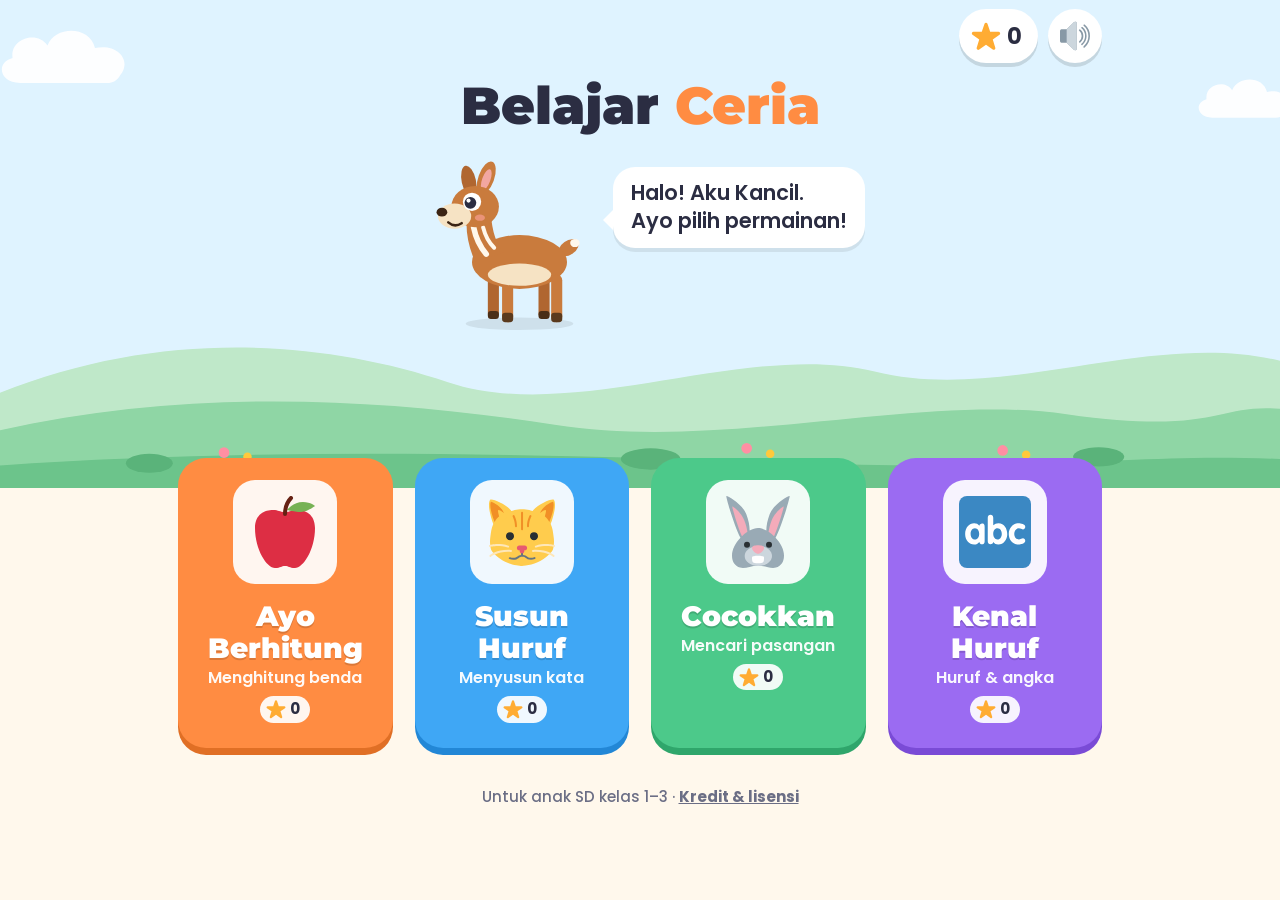
<file: index.html>
<!doctype html>
<html lang="id">
<head>
  <meta charset="utf-8">
  <meta name="viewport" content="width=device-width, initial-scale=1, viewport-fit=cover">
  <meta name="theme-color" content="#DFF3FF">
  <meta name="description" content="Materi belajar interaktif untuk anak SD kelas 1–3: berhitung, susun huruf, cocokkan gambar, serta kenal huruf dan angka.">
  <title>Belajar Ceria bersama Kancil</title>
  <link rel="icon" href="assets/images/kancil.svg" type="image/svg+xml">
  <link rel="stylesheet" href="css/style.css">
</head>
<body>
  <header class="hero">
    <img class="awan a1" src="assets/images/awan.svg" alt="">
    <img class="awan a2" src="assets/images/awan.svg" alt="">

    <div class="bar-atas beranda">
      <div class="wadah">
        <span style="flex:1"></span>
        <span class="pil-bintang" aria-label="Jumlah bintang">
          <img src="assets/icons/2b50.svg" alt=""><span data-bintang="total">0</span>
        </span>
        <button class="ikon-bulat" id="tombol-suara" type="button" aria-label="Matikan suara"></button>
      </div>
    </div>

    <div class="wadah hero-isi">
      <h1>Belajar <span>Ceria</span></h1>
      <div class="hero-kancil">
        <img class="maskot ayun" src="assets/images/kancil.svg" alt="Kancil, maskot Belajar Ceria">
        <button class="gelembung" type="button" data-ucap="Halo! Aku Kancil. Ayo pilih permainan dan belajar bersama!" style="border:none;cursor:pointer">
          Halo! Aku Kancil.<br>Ayo pilih permainan!
        </button>
      </div>
    </div>
  </header>

  <main class="wadah">
    <h2 class="sr-only">Pilih permainan</h2>
    <nav class="daftar-modul">
      <a class="kartu-modul berhitung" href="berhitung.html">
        <div class="gambar"><img src="assets/icons/1f34e.svg" alt=""></div>
        <div>
          <h2>Ayo Berhitung</h2>
          <p>Menghitung benda</p>
          <span class="bintang-kartu"><img src="assets/icons/2b50.svg" alt="Bintang"><span data-bintang="berhitung">0</span></span>
        </div>
      </a>
      <a class="kartu-modul huruf" href="susun-huruf.html">
        <div class="gambar"><img src="assets/icons/1f431.svg" alt=""></div>
        <div>
          <h2>Susun Huruf</h2>
          <p>Menyusun kata</p>
          <span class="bintang-kartu"><img src="assets/icons/2b50.svg" alt="Bintang"><span data-bintang="huruf">0</span></span>
        </div>
      </a>
      <a class="kartu-modul cocokkan" href="cocokkan.html">
        <div class="gambar"><img src="assets/icons/1f430.svg" alt=""></div>
        <div>
          <h2>Cocokkan</h2>
          <p>Mencari pasangan</p>
          <span class="bintang-kartu"><img src="assets/icons/2b50.svg" alt="Bintang"><span data-bintang="cocokkan">0</span></span>
        </div>
      </a>
      <a class="kartu-modul kenal" href="kenal-huruf.html">
        <div class="gambar"><img src="assets/icons/1f524.svg" alt=""></div>
        <div>
          <h2>Kenal Huruf</h2>
          <p>Huruf &amp; angka</p>
          <span class="bintang-kartu"><img src="assets/icons/2b50.svg" alt="Bintang"><span data-bintang="kenal">0</span></span>
        </div>
      </a>
    </nav>
  </main>

  <footer class="kaki">
    Untuk anak SD kelas 1–3 · <a href="kredit.html">Kredit &amp; lisensi</a>
  </footer>

  <script src="js/data.js"></script>
  <script src="js/common.js"></script>
</body>
</html>
</file>
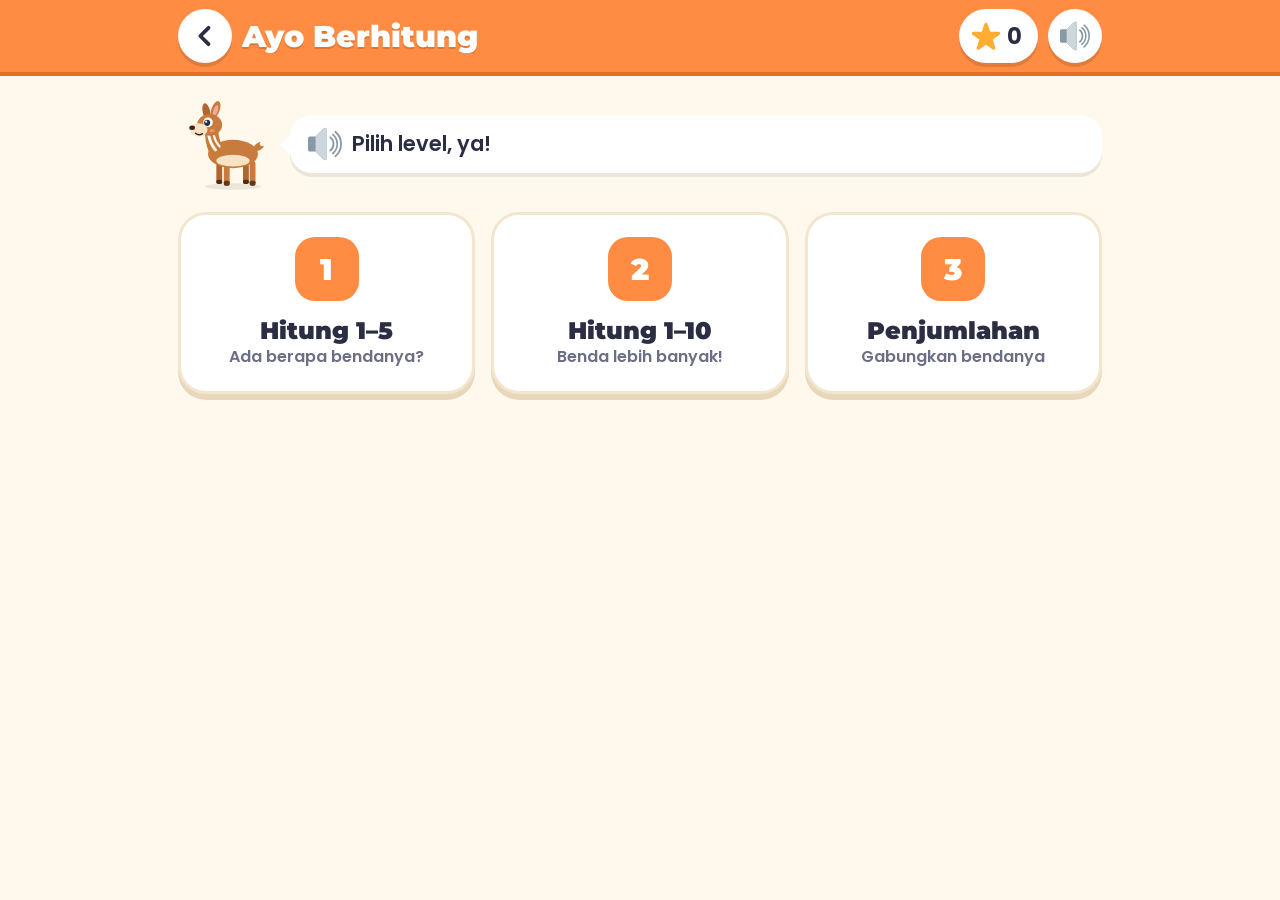
<file: berhitung.html>
<!doctype html>
<html lang="id">
<head>
  <meta charset="utf-8">
  <meta name="viewport" content="width=device-width, initial-scale=1, viewport-fit=cover">
  <meta name="theme-color" content="#FF8C42">
  <title>Ayo Berhitung · Belajar Ceria</title>
  <link rel="icon" href="assets/images/kancil.svg" type="image/svg+xml">
  <link rel="stylesheet" href="css/style.css">
</head>
<body class="modul-berhitung">
  <header class="bar-atas">
    <div class="wadah">
      <a class="ikon-bulat" href="index.html" aria-label="Kembali ke beranda">
        <svg viewBox="0 0 24 24" aria-hidden="true"><path d="M15 5l-7 7 7 7" stroke="#2B2D42" stroke-width="3.2" fill="none" stroke-linecap="round" stroke-linejoin="round"/></svg>
      </a>
      <h1>Ayo Berhitung</h1>
      <span class="pil-bintang" aria-label="Bintang modul ini">
        <img src="assets/icons/2b50.svg" alt=""><span data-bintang="berhitung">0</span>
      </span>
      <button class="ikon-bulat" id="tombol-suara" type="button" aria-label="Matikan suara"></button>
    </div>
  </header>

  <main class="wadah panggung" id="app">
    <noscript><p class="papan">Aktifkan JavaScript di browser untuk memainkan permainan ini.</p></noscript>
  </main>

  <script src="js/data.js"></script>
  <script src="js/common.js"></script>
  <script src="js/berhitung.js"></script>
</body>
</html>
</file>
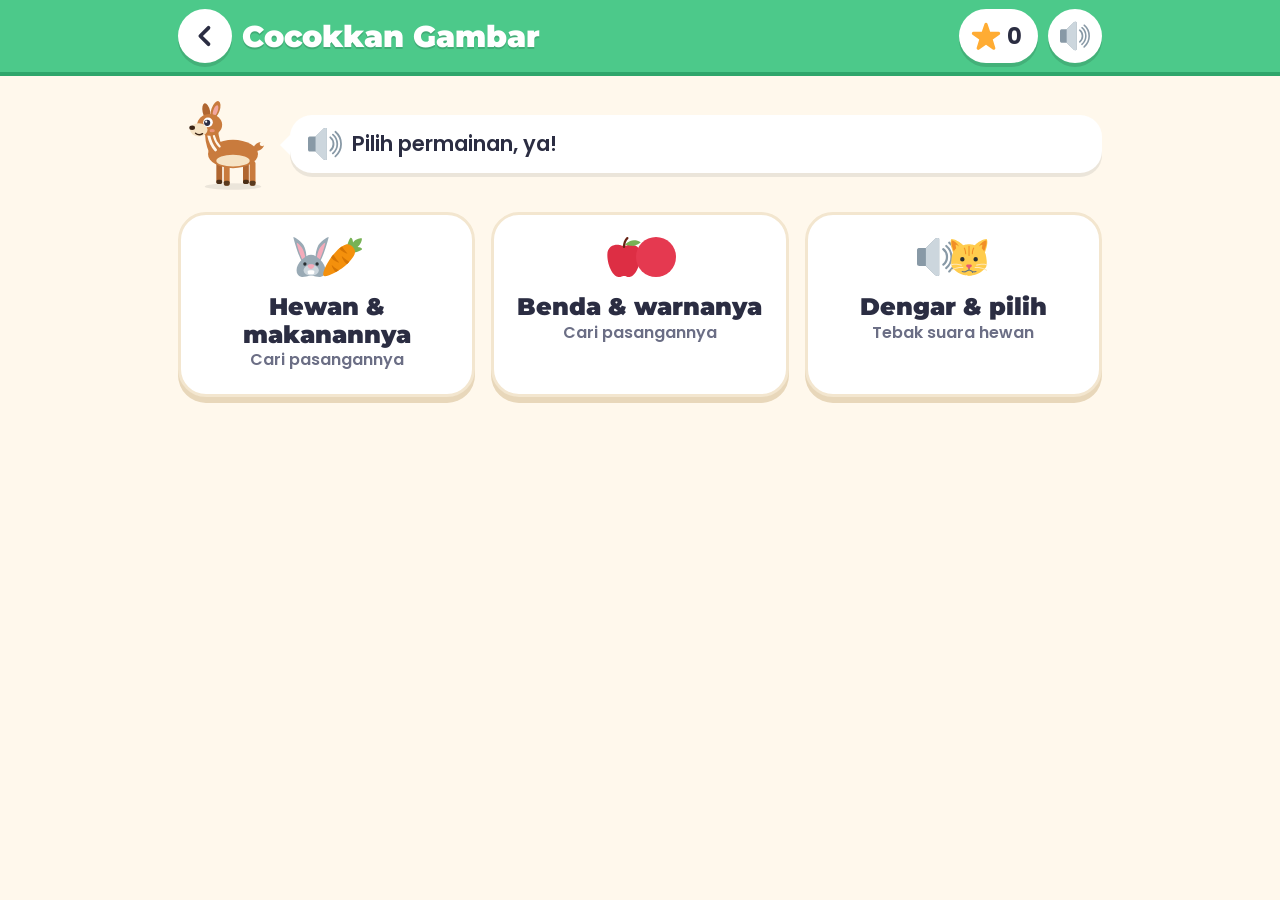
<file: cocokkan.html>
<!doctype html>
<html lang="id">
<head>
  <meta charset="utf-8">
  <meta name="viewport" content="width=device-width, initial-scale=1, viewport-fit=cover">
  <meta name="theme-color" content="#4CC98A">
  <title>Cocokkan Gambar · Belajar Ceria</title>
  <link rel="icon" href="assets/images/kancil.svg" type="image/svg+xml">
  <link rel="stylesheet" href="css/style.css">
</head>
<body class="modul-cocokkan">
  <header class="bar-atas">
    <div class="wadah">
      <a class="ikon-bulat" href="index.html" aria-label="Kembali ke beranda">
        <svg viewBox="0 0 24 24" aria-hidden="true"><path d="M15 5l-7 7 7 7" stroke="#2B2D42" stroke-width="3.2" fill="none" stroke-linecap="round" stroke-linejoin="round"/></svg>
      </a>
      <h1>Cocokkan Gambar</h1>
      <span class="pil-bintang" aria-label="Bintang modul ini">
        <img src="assets/icons/2b50.svg" alt=""><span data-bintang="cocokkan">0</span>
      </span>
      <button class="ikon-bulat" id="tombol-suara" type="button" aria-label="Matikan suara"></button>
    </div>
  </header>

  <main class="wadah panggung" id="app">
    <noscript><p class="papan">Aktifkan JavaScript di browser untuk memainkan permainan ini.</p></noscript>
  </main>

  <script src="js/data.js"></script>
  <script src="js/common.js"></script>
  <script src="js/cocokkan.js"></script>
</body>
</html>
</file>
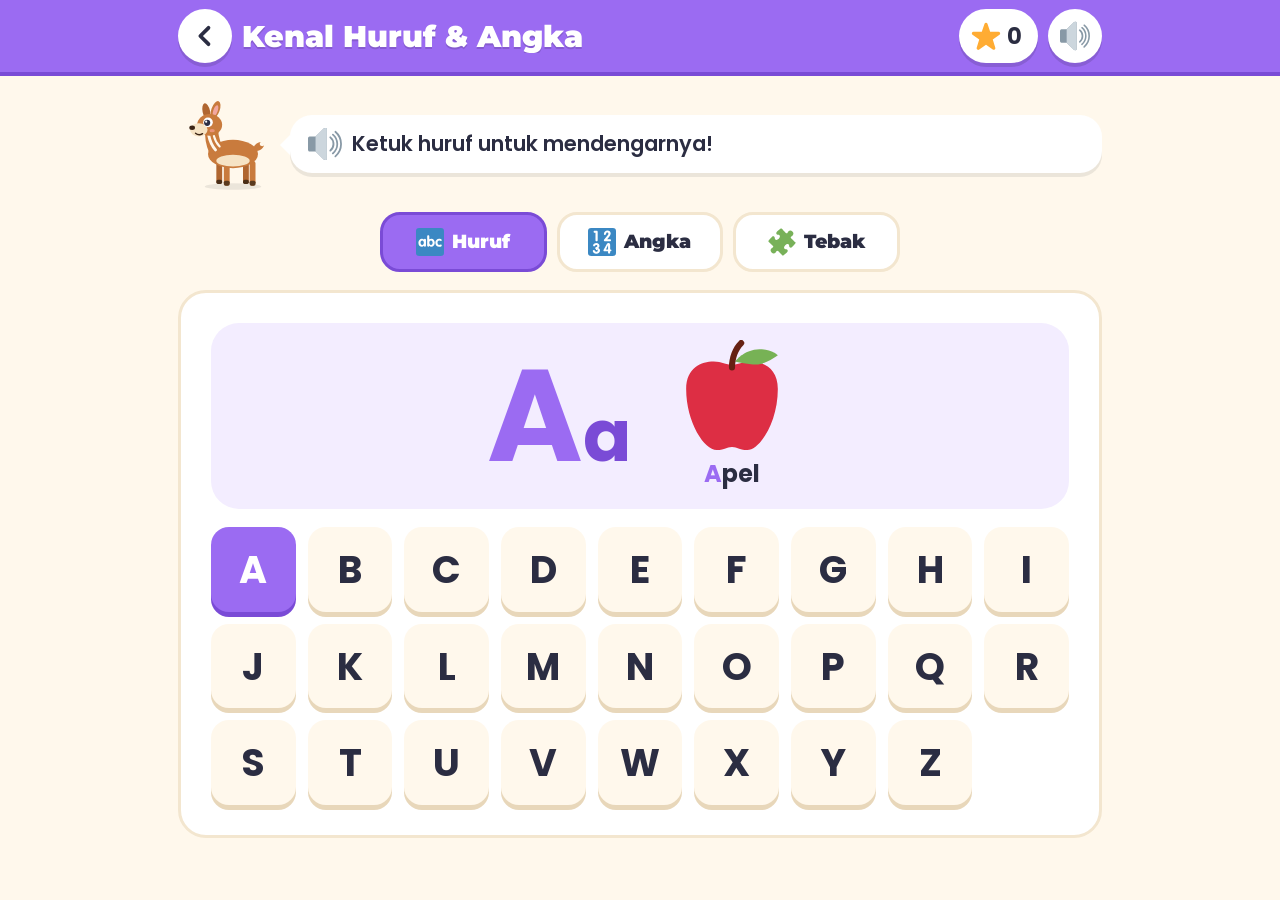
<file: kenal-huruf.html>
<!doctype html>
<html lang="id">
<head>
  <meta charset="utf-8">
  <meta name="viewport" content="width=device-width, initial-scale=1, viewport-fit=cover">
  <meta name="theme-color" content="#9B6BF2">
  <title>Kenal Huruf &amp; Angka · Belajar Ceria</title>
  <link rel="icon" href="assets/images/kancil.svg" type="image/svg+xml">
  <link rel="stylesheet" href="css/style.css">
</head>
<body class="modul-kenal">
  <header class="bar-atas">
    <div class="wadah">
      <a class="ikon-bulat" href="index.html" aria-label="Kembali ke beranda">
        <svg viewBox="0 0 24 24" aria-hidden="true"><path d="M15 5l-7 7 7 7" stroke="#2B2D42" stroke-width="3.2" fill="none" stroke-linecap="round" stroke-linejoin="round"/></svg>
      </a>
      <h1>Kenal Huruf &amp; Angka</h1>
      <span class="pil-bintang" aria-label="Bintang modul ini">
        <img src="assets/icons/2b50.svg" alt=""><span data-bintang="kenal">0</span>
      </span>
      <button class="ikon-bulat" id="tombol-suara" type="button" aria-label="Matikan suara"></button>
    </div>
  </header>

  <main class="wadah panggung" id="app">
    <noscript><p class="papan">Aktifkan JavaScript di browser untuk memainkan permainan ini.</p></noscript>
  </main>

  <script src="js/data.js"></script>
  <script src="js/common.js"></script>
  <script src="js/kenal-huruf.js"></script>
</body>
</html>
</file>
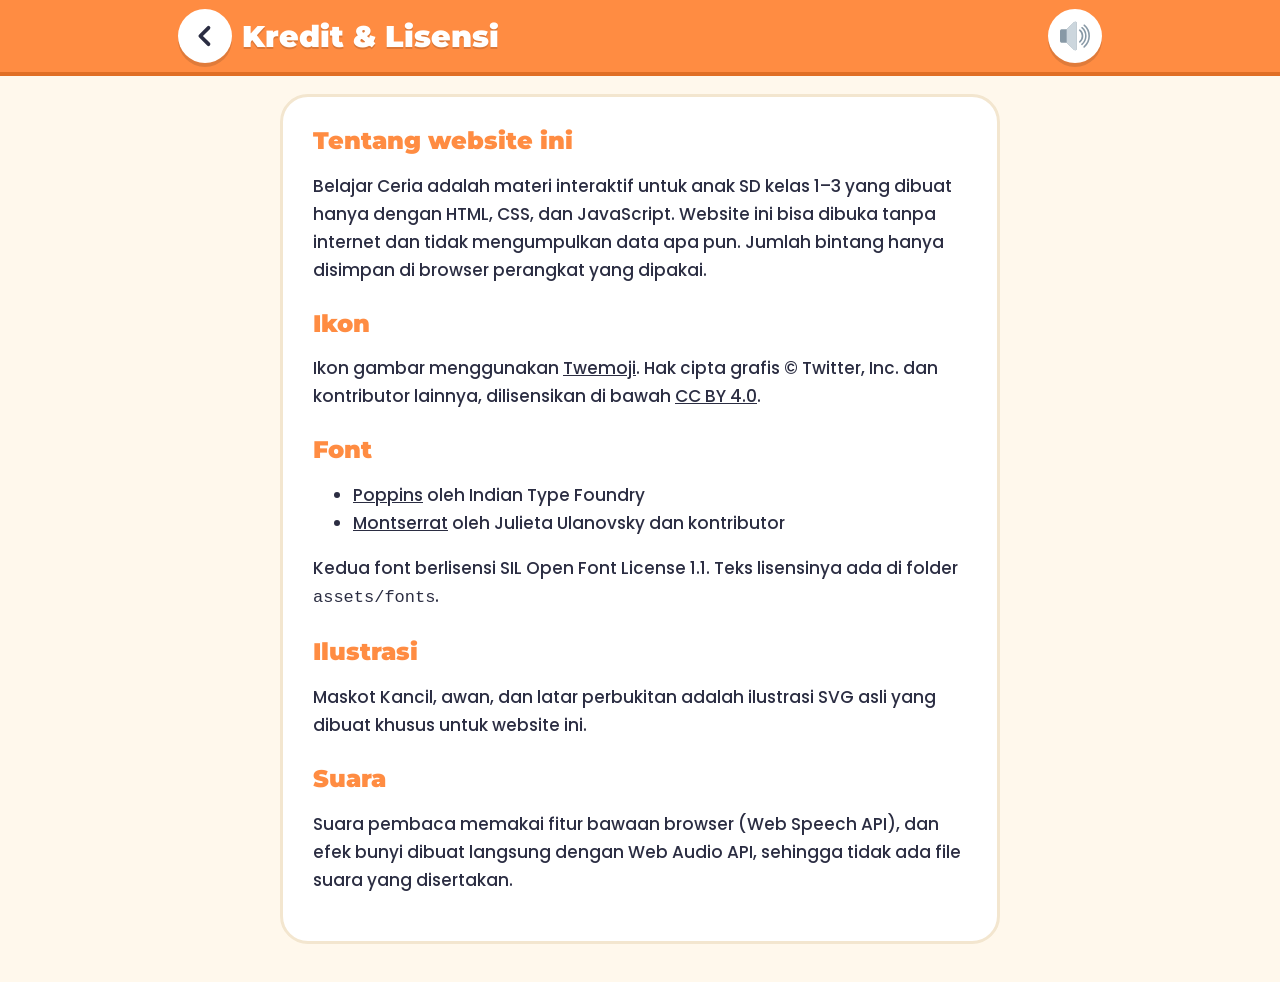
<file: kredit.html>
<!doctype html>
<html lang="id">
<head>
  <meta charset="utf-8">
  <meta name="viewport" content="width=device-width, initial-scale=1, viewport-fit=cover">
  <meta name="theme-color" content="#FF8C42">
  <title>Kredit &amp; Lisensi · Belajar Ceria</title>
  <link rel="icon" href="assets/images/kancil.svg" type="image/svg+xml">
  <link rel="stylesheet" href="css/style.css">
</head>
<body class="modul-berhitung">
  <header class="bar-atas">
    <div class="wadah">
      <a class="ikon-bulat" href="index.html" aria-label="Kembali ke beranda">
        <svg viewBox="0 0 24 24" aria-hidden="true"><path d="M15 5l-7 7 7 7" stroke="#2B2D42" stroke-width="3.2" fill="none" stroke-linecap="round" stroke-linejoin="round"/></svg>
      </a>
      <h1>Kredit &amp; Lisensi</h1>
      <button class="ikon-bulat" id="tombol-suara" type="button" aria-label="Matikan suara"></button>
    </div>
  </header>

  <main class="wadah panggung" id="app">
    <article class="papan teks-kredit" style="text-align:left">
      <h2 style="margin-top:0">Tentang website ini</h2>
      <p>Belajar Ceria adalah materi interaktif untuk anak SD kelas 1–3 yang dibuat hanya dengan HTML, CSS, dan JavaScript. Website ini bisa dibuka tanpa internet dan tidak mengumpulkan data apa pun. Jumlah bintang hanya disimpan di browser perangkat yang dipakai.</p>

      <h2>Ikon</h2>
      <p>Ikon gambar menggunakan <a href="https://github.com/jdecked/twemoji">Twemoji</a>. Hak cipta grafis © Twitter, Inc. dan kontributor lainnya, dilisensikan di bawah <a href="https://creativecommons.org/licenses/by/4.0/">CC BY 4.0</a>.</p>

      <h2>Font</h2>
      <ul>
        <li><a href="https://github.com/itfoundry/Poppins">Poppins</a> oleh Indian Type Foundry</li>
        <li><a href="https://github.com/JulietaUla/Montserrat">Montserrat</a> oleh Julieta Ulanovsky dan kontributor</li>
      </ul>
      <p>Kedua font berlisensi SIL Open Font License 1.1. Teks lisensinya ada di folder <code>assets/fonts</code>.</p>

      <h2>Ilustrasi</h2>
      <p>Maskot Kancil, awan, dan latar perbukitan adalah ilustrasi SVG asli yang dibuat khusus untuk website ini.</p>

      <h2>Suara</h2>
      <p>Suara pembaca memakai fitur bawaan browser (Web Speech API), dan efek bunyi dibuat langsung dengan Web Audio API, sehingga tidak ada file suara yang disertakan.</p>
    </article>
  </main>

  <script src="js/data.js"></script>
  <script src="js/common.js"></script>
</body>
</html>
</file>
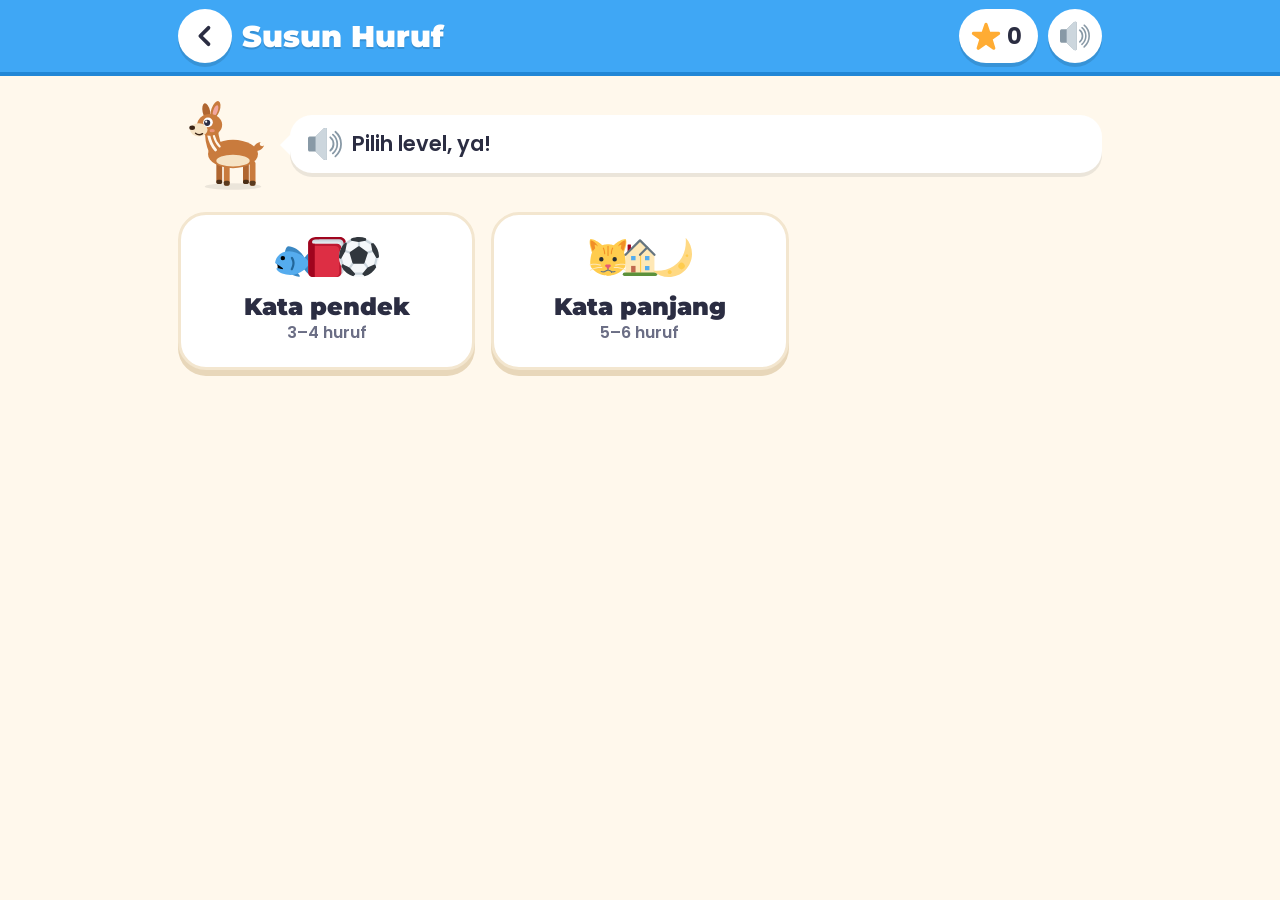
<file: susun-huruf.html>
<!doctype html>
<html lang="id">
<head>
  <meta charset="utf-8">
  <meta name="viewport" content="width=device-width, initial-scale=1, viewport-fit=cover">
  <meta name="theme-color" content="#3FA7F5">
  <title>Susun Huruf · Belajar Ceria</title>
  <link rel="icon" href="assets/images/kancil.svg" type="image/svg+xml">
  <link rel="stylesheet" href="css/style.css">
</head>
<body class="modul-huruf">
  <header class="bar-atas">
    <div class="wadah">
      <a class="ikon-bulat" href="index.html" aria-label="Kembali ke beranda">
        <svg viewBox="0 0 24 24" aria-hidden="true"><path d="M15 5l-7 7 7 7" stroke="#2B2D42" stroke-width="3.2" fill="none" stroke-linecap="round" stroke-linejoin="round"/></svg>
      </a>
      <h1>Susun Huruf</h1>
      <span class="pil-bintang" aria-label="Bintang modul ini">
        <img src="assets/icons/2b50.svg" alt=""><span data-bintang="huruf">0</span>
      </span>
      <button class="ikon-bulat" id="tombol-suara" type="button" aria-label="Matikan suara"></button>
    </div>
  </header>

  <main class="wadah panggung" id="app">
    <noscript><p class="papan">Aktifkan JavaScript di browser untuk memainkan permainan ini.</p></noscript>
  </main>

  <script src="js/data.js"></script>
  <script src="js/common.js"></script>
  <script src="js/susun-huruf.js"></script>
</body>
</html>
</file>
<file: css/style.css>
/* =========================================================
   Belajar Ceria bersama Kancil — gaya utama
   Mobile-first: aturan dasar untuk HP, lalu @media untuk
   tablet (>= 640px) dan laptop (>= 1024px).
   ========================================================= */

/* ---------- Font lokal (bisa dipakai offline) ---------- */
@font-face { font-family: "Poppins"; font-weight: 500; font-display: swap; src: url("../assets/fonts/poppins-latin-500-normal.woff2") format("woff2"); }
@font-face { font-family: "Poppins"; font-weight: 600; font-display: swap; src: url("../assets/fonts/poppins-latin-600-normal.woff2") format("woff2"); }
@font-face { font-family: "Poppins"; font-weight: 700; font-display: swap; src: url("../assets/fonts/poppins-latin-700-normal.woff2") format("woff2"); }
@font-face { font-family: "Montserrat"; font-weight: 800; font-display: swap; src: url("../assets/fonts/montserrat-latin-800-normal.woff2") format("woff2"); }
@font-face { font-family: "Montserrat"; font-weight: 900; font-display: swap; src: url("../assets/fonts/montserrat-latin-900-normal.woff2") format("woff2"); }

/* ---------- Warna & ukuran ---------- */
:root {
  --krem: #FFF8EC;
  --krem-tua: #F3E6CF;
  --krem-bayang: #E8D7BA;
  --teks: #2B2D42;
  --teks-lembut: #6B6E85;
  --putih: #FFFFFF;
  --langit: #DFF3FF;

  --oranye: #FF8C42;  --oranye-tua: #E06F25;
  --biru: #3FA7F5;    --biru-tua: #2287D6;
  --hijau: #4CC98A;   --hijau-tua: #2FA66B;
  --ungu: #9B6BF2;    --ungu-tua: #7A4BD6;
  --kuning: #FFC93C;  --kuning-tua: #E5A90F;

  --benar: #2E9E66;   --benar-muda: #DDF5E8;
  --salah: #E07A1F;   --salah-muda: #FFEBD6;

  /* warna modul aktif — diganti per halaman lewat class di <body> */
  --modul: var(--oranye);
  --modul-tua: var(--oranye-tua);

  --judul: "Montserrat", "Poppins", system-ui, sans-serif;
  --isi: "Poppins", system-ui, sans-serif;

  --sudut: 20px;
  --sudut-besar: 28px;
  --jarak: clamp(14px, 4vw, 28px);
}

body.modul-berhitung { --modul: var(--oranye); --modul-tua: var(--oranye-tua); }
body.modul-huruf     { --modul: var(--biru);   --modul-tua: var(--biru-tua); }
body.modul-cocokkan  { --modul: var(--hijau);  --modul-tua: var(--hijau-tua); }
body.modul-kenal     { --modul: var(--ungu);   --modul-tua: var(--ungu-tua); }

/* ---------- Dasar ---------- */
*, *::before, *::after { box-sizing: border-box; }
html { -webkit-text-size-adjust: 100%; }
body {
  margin: 0;
  min-height: 100vh;
  min-height: 100dvh;
  background: var(--krem);
  color: var(--teks);
  font-family: var(--isi);
  font-weight: 500;
  font-size: clamp(18px, 4.2vw, 22px);
  line-height: 1.5;
  -webkit-tap-highlight-color: transparent;
  overflow-x: hidden;
}
img { max-width: 100%; display: block; -webkit-user-drag: none; user-select: none; }
button { font: inherit; color: inherit; touch-action: manipulation; }
a { color: inherit; }
h1, h2, h3 { font-family: var(--judul); font-weight: 900; margin: 0; line-height: 1.15; }

.sr-only {
  position: absolute; width: 1px; height: 1px; padding: 0; margin: -1px;
  overflow: hidden; clip: rect(0 0 0 0); white-space: nowrap; border: 0;
}

.wadah { width: 100%; max-width: 980px; margin: 0 auto; padding: 0 var(--jarak); }

/* fokus yang terlihat jelas untuk keyboard */
:focus-visible { outline: 4px solid var(--biru); outline-offset: 3px; border-radius: 12px; }

/* ---------- Tombol 3D dasar ---------- */
.tombol {
  display: inline-flex; align-items: center; justify-content: center; gap: 10px;
  min-height: 64px; padding: 12px 26px;
  border: none; border-radius: var(--sudut);
  background: var(--modul); color: var(--putih);
  font-family: var(--judul); font-weight: 900; font-size: clamp(20px, 5vw, 24px);
  box-shadow: 0 6px 0 var(--modul-tua);
  cursor: pointer; text-decoration: none;
  transition: transform .08s ease, box-shadow .08s ease, filter .15s;
}
.tombol:active { transform: translateY(4px); box-shadow: 0 2px 0 var(--modul-tua); }
.tombol img { width: 30px; height: 30px; }
.tombol.putih { background: var(--putih); color: var(--teks); box-shadow: 0 6px 0 var(--krem-bayang); }
.tombol.putih:active { box-shadow: 0 2px 0 var(--krem-bayang); }
.tombol.kecil { min-height: 54px; padding: 8px 14px; font-size: 18px; gap: 8px; }
.tombol.kecil img { width: 26px; height: 26px; }
.papan .tombol.putih { background: var(--krem); border: 3px solid var(--krem-tua); }

/* ---------- Bar atas ---------- */
.bar-atas {
  position: sticky; top: 0; z-index: 20;
  background: var(--modul);
  box-shadow: 0 4px 0 var(--modul-tua);
}
.bar-atas .wadah {
  display: flex; align-items: center; gap: 10px;
  min-height: 72px; padding-top: 8px; padding-bottom: 8px;
}
.bar-atas h1 {
  flex: 1; min-width: 0;
  color: var(--putih);
  font-size: clamp(19px, 5.2vw, 30px);
  line-height: 1.1;
  text-shadow: 0 2px 0 rgba(0, 0, 0, .14);
  overflow: hidden;
  display: -webkit-box; -webkit-line-clamp: 2; -webkit-box-orient: vertical;
}
.bar-atas.beranda { background: transparent; box-shadow: none; position: relative; }

.ikon-bulat {
  flex: none;
  width: 54px; height: 54px; border-radius: 50%;
  display: grid; place-items: center;
  background: var(--putih); border: none; cursor: pointer;
  box-shadow: 0 4px 0 rgba(0, 0, 0, .12);
  text-decoration: none;
}
.ikon-bulat:active { transform: translateY(3px); box-shadow: 0 1px 0 rgba(0, 0, 0, .12); }
.ikon-bulat img { width: 30px; height: 30px; }
.ikon-bulat svg { width: 28px; height: 28px; }

.pil-bintang {
  flex: none;
  display: inline-flex; align-items: center; gap: 6px;
  height: 54px; padding: 0 16px 0 12px; border-radius: 999px;
  background: var(--putih); font-weight: 700; font-size: 22px;
  box-shadow: 0 4px 0 rgba(0, 0, 0, .12);
}
.pil-bintang img { width: 30px; height: 30px; }
.pil-bintang.goyang { animation: goyang .5s; }

/* ---------- Beranda ---------- */
.hero {
  position: relative;
  background: var(--langit);
  padding-bottom: clamp(96px, 18vw, 150px);
  overflow: hidden;
}
.hero::after {
  content: ""; position: absolute; left: 0; right: 0; bottom: -1px;
  height: clamp(70px, 16vw, 150px);
  background: url("../assets/images/latar.svg") center bottom / cover no-repeat;
}
.awan { position: absolute; width: clamp(80px, 18vw, 150px); opacity: .95; animation: melayang 16s ease-in-out infinite; }
.awan.a1 { top: 18px; left: -10px; }
.awan.a2 { top: 70px; right: -20px; width: clamp(60px, 13vw, 110px); animation-delay: -6s; }
.hero-isi {
  position: relative; z-index: 1;
  display: flex; flex-direction: column; align-items: center; text-align: center; gap: 6px;
  padding-top: 4px;
}
.hero h1 { font-size: clamp(30px, 8.5vw, 52px); color: var(--teks); }
.hero h1 span { color: var(--oranye); }
.hero-kancil { display: flex; align-items: flex-end; justify-content: center; gap: 8px; margin-top: 6px; }
.hero-kancil img.maskot { width: clamp(120px, 34vw, 190px); }

.gelembung {
  position: relative;
  background: var(--putih);
  border-radius: 22px;
  padding: 12px 18px;
  font-weight: 600;
  font-size: clamp(17px, 4.3vw, 21px);
  line-height: 1.35;
  box-shadow: 0 4px 0 rgba(0, 0, 0, .08);
  text-align: left;
}
.gelembung::before {
  content: ""; position: absolute; left: -10px; bottom: 18px;
  border: 10px solid transparent; border-right-color: var(--putih); border-left: 0;
}
.hero .gelembung { margin-bottom: clamp(50px, 12vw, 90px); max-width: 220px; }

.daftar-modul {
  display: grid; grid-template-columns: 1fr; gap: 18px;
  margin: -30px auto 0; position: relative; z-index: 2;
  padding-bottom: 28px;
}
.kartu-modul {
  display: flex; align-items: center; gap: 16px;
  padding: 16px 18px;
  background: var(--modul); color: var(--putih);
  border-radius: var(--sudut-besar);
  box-shadow: 0 7px 0 var(--modul-tua);
  text-decoration: none;
  transition: transform .1s ease, box-shadow .1s ease;
}
.kartu-modul:active { transform: translateY(5px); box-shadow: 0 2px 0 var(--modul-tua); }
.kartu-modul .gambar {
  flex: none; width: 84px; height: 84px; border-radius: 22px;
  display: grid; place-items: center; background: rgba(255, 255, 255, .92);
}
.kartu-modul .gambar img { width: 58px; height: 58px; }
.kartu-modul h2 { font-size: clamp(22px, 6vw, 28px); text-shadow: 0 2px 0 rgba(0, 0, 0, .14); }
.kartu-modul p { margin: 2px 0 0; font-size: 16px; font-weight: 600; opacity: .95; }
.kartu-modul .bintang-kartu {
  display: inline-flex; align-items: center; gap: 4px; margin-top: 6px;
  background: rgba(255, 255, 255, .92); color: var(--teks);
  border-radius: 999px; padding: 2px 10px 2px 6px; font-size: 15px; font-weight: 700;
}
.kartu-modul .bintang-kartu img { width: 20px; height: 20px; }
.kartu-modul.berhitung { --modul: var(--oranye); --modul-tua: var(--oranye-tua); }
.kartu-modul.huruf     { --modul: var(--biru);   --modul-tua: var(--biru-tua); }
.kartu-modul.cocokkan  { --modul: var(--hijau);  --modul-tua: var(--hijau-tua); }
.kartu-modul.kenal     { --modul: var(--ungu);   --modul-tua: var(--ungu-tua); }

.kaki {
  text-align: center; padding: 10px var(--jarak) 30px;
  font-size: 15px; color: var(--teks-lembut);
}
.kaki a { font-weight: 700; }

/* ---------- Halaman permainan ---------- */
.panggung { padding-top: 22px; padding-bottom: 40px; }

.pemandu {
  display: flex; align-items: center; gap: 12px;
  margin-bottom: 18px;
}
.pemandu img.maskot { flex: none; width: clamp(72px, 20vw, 100px); }
.pemandu img.maskot.lompat { animation: lompat .55s ease; }
.pemandu .gelembung { flex: 1; }
.tombol-dengar {
  display: flex; align-items: center; gap: 10px; width: 100%;
  border: none; background: none; padding: 0; cursor: pointer; text-align: left;
  font-weight: 600;
}
.tombol-dengar img { flex: none; width: 34px; height: 34px; }

.kemajuan { display: flex; justify-content: center; gap: 8px; margin: 0 0 18px; flex-wrap: wrap; }
.kemajuan span {
  width: 18px; height: 18px; border-radius: 50%;
  background: var(--krem-tua);
  transition: background .2s, transform .2s;
}
.kemajuan span.sekarang { background: var(--modul); transform: scale(1.25); }
.kemajuan span.selesai { background: var(--kuning); }

.papan {
  background: var(--putih);
  border-radius: var(--sudut-besar);
  border: 3px solid var(--krem-tua);
  padding: clamp(16px, 4vw, 30px);
  text-align: center;
}

/* pilih level */
.pilih-level { display: grid; grid-template-columns: 1fr; gap: 16px; }
.kartu-level {
  display: flex; align-items: center; gap: 16px; width: 100%;
  padding: 16px 18px; border: none; cursor: pointer; text-align: left;
  background: var(--putih); border-radius: var(--sudut-besar);
  box-shadow: 0 6px 0 var(--krem-bayang);
  border: 3px solid var(--krem-tua);
}
.kartu-level:active { transform: translateY(4px); box-shadow: 0 2px 0 var(--krem-bayang); }
.kartu-level .angka-level {
  flex: none; width: 64px; height: 64px; border-radius: 20px;
  display: grid; place-items: center;
  background: var(--modul); color: var(--putih);
  font-family: var(--judul); font-weight: 900; font-size: 30px;
}
.kartu-level .ikon-level { flex: none; display: flex; }
.kartu-level .ikon-level img { width: 40px; height: 40px; margin-left: -8px; }
.kartu-level .ikon-level img:first-child { margin-left: 0; }
.kartu-level h3 { font-size: clamp(20px, 5vw, 24px); }
.kartu-level p { margin: 0; font-size: 16px; color: var(--teks-lembut); font-weight: 600; }
.kartu-level .teks { flex: 1; min-width: 0; }

/* ---------- Ayo Berhitung ---------- */
.kumpulan-benda {
  display: flex; flex-wrap: wrap; justify-content: center; align-items: center;
  gap: clamp(6px, 2vw, 14px);
  min-height: 120px; margin-bottom: 22px;
}
.kumpulan-benda img {
  width: clamp(48px, 13vw, 76px); height: clamp(48px, 13vw, 76px);
  animation: muncul .35s backwards;
  cursor: pointer;
}
.kumpulan-benda img.dihitung { filter: drop-shadow(0 0 0 transparent); transform: scale(.9); opacity: .55; }
.kumpulan-benda.tambah { display: grid; grid-template-columns: minmax(0, 1fr) auto minmax(0, 1fr); gap: 8px; }
.kumpulan-benda .grup { display: flex; flex-wrap: wrap; justify-content: center; align-content: center; gap: 4px; }
.kumpulan-benda.tambah img { width: clamp(36px, 10vw, 64px); height: clamp(36px, 10vw, 64px); }
.kumpulan-benda .tanda {
  font-family: var(--judul); font-weight: 900; font-size: clamp(40px, 10vw, 60px); color: var(--modul);
}
.soal-angka { font-family: var(--judul); font-weight: 900; font-size: clamp(30px, 8vw, 44px); margin-bottom: 16px; }

.pilihan-angka { display: flex; justify-content: center; gap: clamp(12px, 4vw, 24px); flex-wrap: wrap; }
.pilihan-angka button {
  width: clamp(84px, 24vw, 120px); height: clamp(84px, 24vw, 120px);
  border: none; border-radius: 26px; cursor: pointer;
  background: var(--krem); color: var(--teks);
  font-family: var(--judul); font-weight: 900; font-size: clamp(40px, 11vw, 58px);
  box-shadow: 0 7px 0 var(--krem-bayang);
  transition: transform .08s, box-shadow .08s, background .2s;
}
.pilihan-angka.empat { display: grid; grid-template-columns: repeat(2, auto); justify-content: center; }
.pilihan-angka button:active { transform: translateY(5px); box-shadow: 0 2px 0 var(--krem-bayang); }

/* status jawaban (dipakai semua modul) */
.benar { background: var(--benar-muda) !important; box-shadow: 0 7px 0 var(--benar) !important; color: var(--benar) !important; animation: pop .4s; }
.salah { background: var(--salah-muda) !important; box-shadow: 0 7px 0 var(--salah) !important; color: var(--salah) !important; animation: goyang .45s; }

.umpan-balik {
  min-height: 44px; margin-top: 20px;
  font-family: var(--judul); font-weight: 900; font-size: clamp(22px, 6vw, 30px);
}
.umpan-balik.ok { color: var(--benar); animation: pop .4s; }
.umpan-balik.coba { color: var(--salah); animation: pop .4s; }

/* ---------- Susun Huruf ---------- */
.gambar-soal { width: clamp(110px, 32vw, 170px); margin: 0 auto 10px; animation: muncul .4s; }
.petunjuk-kata { color: var(--teks-lembut); font-size: 16px; font-weight: 600; margin-bottom: 14px; }
.slot-huruf, .kotak-huruf {
  display: flex; justify-content: center; flex-wrap: wrap;
  gap: clamp(6px, 2vw, 12px);
}
.slot-huruf { margin-bottom: 26px; }
.slot-huruf button, .kotak-huruf button {
  width: clamp(48px, 13.5vw, 74px); height: clamp(56px, 15vw, 82px);
  border-radius: 18px; border: none; cursor: pointer;
  font-family: var(--isi); font-weight: 700; font-size: clamp(28px, 8vw, 44px);
}
.slot-huruf button {
  background: var(--krem); color: var(--teks);
  border: 3px dashed var(--krem-bayang);
}
.slot-huruf button.isi { border: 3px solid var(--modul); background: #EAF5FE; animation: muncul .2s; }
.slot-huruf.benar-semua button { border-color: var(--benar); background: var(--benar-muda); color: var(--benar); animation: pop .4s; }
.slot-huruf.salah-semua { animation: goyang .45s; }
.kotak-huruf button {
  background: var(--modul); color: var(--putih);
  box-shadow: 0 6px 0 var(--modul-tua);
  transition: transform .08s, box-shadow .08s, opacity .2s;
}
.kotak-huruf button:active { transform: translateY(4px); box-shadow: 0 2px 0 var(--modul-tua); }
.kotak-huruf button.terpakai { opacity: 0; pointer-events: none; transform: scale(.6); }
.aksi-bawah { display: flex; justify-content: center; gap: 10px; margin-top: 24px; flex-wrap: wrap; }

/* ---------- Cocokkan Gambar ---------- */
.kolom-cocok {
  display: grid; grid-template-columns: 1fr 1fr; gap: clamp(14px, 5vw, 48px);
  max-width: 560px; margin: 0 auto;
}
.kolom-cocok .kolom { display: flex; flex-direction: column; gap: 14px; }
.kartu-cocok {
  position: relative;
  display: flex; flex-direction: column; align-items: center; justify-content: center; gap: 4px;
  min-height: clamp(96px, 24vw, 120px); padding: 10px 6px;
  border-radius: 22px; border: 3px solid var(--krem-tua); cursor: pointer;
  background: var(--krem);
  box-shadow: 0 6px 0 var(--krem-bayang);
  font-weight: 700; font-size: clamp(15px, 4vw, 18px);
  transition: transform .1s, box-shadow .1s, border-color .15s, background .15s;
}
.kartu-cocok img { width: clamp(50px, 14vw, 66px); height: clamp(50px, 14vw, 66px); }
.kartu-cocok .warna { width: clamp(50px, 14vw, 66px); height: clamp(50px, 14vw, 66px); border-radius: 50%; border: 4px solid rgba(0,0,0,.08); }
.kartu-cocok:active { transform: translateY(4px); box-shadow: 0 2px 0 var(--krem-bayang); }
.kartu-cocok.dipilih { border-color: var(--modul); background: #E3F8EC; transform: scale(1.04); box-shadow: 0 6px 0 var(--modul-tua); }
.kartu-cocok.cocok { border-color: var(--benar); background: var(--benar-muda); box-shadow: 0 6px 0 var(--benar); cursor: default; animation: pop .4s; }
.kartu-cocok.cocok::after {
  content: attr(data-pasangan);
  position: absolute; top: -10px; right: -10px;
  width: 34px; height: 34px; border-radius: 50%;
  display: grid; place-items: center;
  background: var(--benar); color: var(--putih);
  font-family: var(--judul); font-weight: 900; font-size: 18px;
  border: 3px solid var(--putih);
}
.kartu-cocok.salah-pilih { animation: goyang .45s; border-color: var(--salah); background: var(--salah-muda); }

.pilihan-gambar { display: grid; grid-template-columns: repeat(3, 1fr); gap: clamp(10px, 3vw, 20px); max-width: 560px; margin: 0 auto; }
.pilihan-gambar button {
  aspect-ratio: 1; border-radius: 24px; border: 3px solid var(--krem-tua); cursor: pointer;
  background: var(--krem); box-shadow: 0 6px 0 var(--krem-bayang);
  display: grid; place-items: center; padding: 10%;
}
.pilihan-gambar button img { width: 100%; height: 100%; }
.pilihan-gambar button:active { transform: translateY(4px); box-shadow: 0 2px 0 var(--krem-bayang); }
.bunyi-besar {
  display: inline-flex; align-items: center; gap: 12px;
  margin-bottom: 20px; padding: 14px 24px; border-radius: 999px; border: none; cursor: pointer;
  background: var(--modul); color: var(--putih); box-shadow: 0 6px 0 var(--modul-tua);
  font-family: var(--judul); font-weight: 900; font-size: clamp(22px, 6vw, 30px);
}
.bunyi-besar img { width: 36px; height: 36px; }
.bunyi-besar:active { transform: translateY(4px); box-shadow: 0 2px 0 var(--modul-tua); }

/* ---------- Kenal Huruf & Angka ---------- */
.tab-kenal { display: grid; grid-template-columns: repeat(3, 1fr); gap: 10px; max-width: 520px; margin: 0 auto 18px; }
.tab-kenal button {
  min-height: 60px; padding: 6px 8px; border-radius: 20px; cursor: pointer;
  border: 3px solid var(--krem-tua); background: var(--putih);
  font-family: var(--judul); font-weight: 900; font-size: clamp(16px, 4.2vw, 19px);
  display: flex; align-items: center; justify-content: center; gap: 8px;
}
.tab-kenal button img { width: 28px; height: 28px; }
.tab-kenal button[aria-selected="true"] { background: var(--modul); color: var(--putih); border-color: var(--modul-tua); }

.kartu-tampil {
  display: flex; align-items: center; justify-content: center; gap: clamp(14px, 5vw, 40px);
  min-height: 170px; margin-bottom: 18px; padding: 16px;
  background: #F3EDFF; border-radius: var(--sudut-besar);
}
.kartu-tampil .besar {
  font-family: var(--isi); font-weight: 700; color: var(--modul);
  font-size: clamp(76px, 22vw, 130px); line-height: 1;
}
.kartu-tampil .besar small { font-size: .55em; color: var(--modul-tua); }
.kartu-tampil .contoh { display: flex; flex-direction: column; align-items: center; gap: 6px; font-weight: 700; font-size: clamp(18px, 5vw, 24px); }
.kartu-tampil .contoh img { width: clamp(70px, 20vw, 110px); height: clamp(70px, 20vw, 110px); animation: muncul .35s; }
.kartu-tampil .contoh b { color: var(--modul); }
.kartu-tampil .deret { display: flex; flex-wrap: wrap; justify-content: center; gap: 6px; max-width: 260px; }
.kartu-tampil .deret img { width: clamp(34px, 9vw, 46px); height: clamp(34px, 9vw, 46px); animation: muncul .3s backwards; }

.kisi-huruf { display: grid; grid-template-columns: repeat(5, 1fr); gap: clamp(8px, 2vw, 12px); }
.kisi-huruf button {
  aspect-ratio: 1; border-radius: 18px; border: none; cursor: pointer;
  background: var(--krem); color: var(--teks);
  font-family: var(--isi); font-weight: 700; font-size: clamp(26px, 7.5vw, 38px);
  box-shadow: 0 5px 0 var(--krem-bayang);
}
.kisi-huruf button:active { transform: translateY(3px); box-shadow: 0 2px 0 var(--krem-bayang); }
.kisi-huruf button.aktif { background: var(--modul); color: var(--putih); box-shadow: 0 5px 0 var(--modul-tua); }

/* ---------- Layar hasil ---------- */
.hasil { text-align: center; padding: 10px 0 20px; }
.hasil img.maskot { width: clamp(140px, 40vw, 200px); margin: 0 auto 6px; animation: lompat .8s ease 2; }
.hasil h2 { font-size: clamp(30px, 8vw, 44px); color: var(--modul); margin-bottom: 6px; }
.hasil p { margin: 0 0 16px; font-weight: 600; }
.deret-bintang { display: flex; justify-content: center; gap: 10px; margin-bottom: 22px; }
.deret-bintang img { width: clamp(52px, 14vw, 70px); height: clamp(52px, 14vw, 70px); animation: bintang-masuk .5s backwards; }
.deret-bintang img.redup { filter: grayscale(1); opacity: .3; }
.hasil .aksi { display: flex; flex-direction: column; gap: 16px; align-items: stretch; max-width: 360px; margin: 0 auto; }

/* ---------- Halaman kredit ---------- */
.teks-kredit { max-width: 720px; margin: 0 auto; font-size: 17px; }
.teks-kredit h2 { font-size: 24px; margin: 26px 0 8px; color: var(--modul); }
.teks-kredit p, .teks-kredit li { line-height: 1.65; }

/* ---------- Confetti ---------- */
.confetti { position: fixed; inset: 0; pointer-events: none; z-index: 50; overflow: hidden; }
.confetti i {
  position: absolute; top: -20px; width: 12px; height: 18px; border-radius: 3px;
  animation: jatuh linear forwards;
}

/* ---------- Animasi ---------- */
@keyframes pop { 0% { transform: scale(.7); } 60% { transform: scale(1.12); } 100% { transform: scale(1); } }
@keyframes goyang { 0%, 100% { transform: translateX(0); } 20% { transform: translateX(-9px); } 40% { transform: translateX(9px); } 60% { transform: translateX(-6px); } 80% { transform: translateX(6px); } }
@keyframes muncul { from { transform: scale(.4); opacity: 0; } to { transform: scale(1); opacity: 1; } }
@keyframes lompat { 0%, 100% { transform: translateY(0); } 40% { transform: translateY(-22px) rotate(-4deg); } 70% { transform: translateY(0) rotate(0); } 85% { transform: translateY(-6px); } }
@keyframes ayun { 0%, 100% { transform: translateY(0); } 50% { transform: translateY(-8px); } }
@keyframes melayang { 0%, 100% { transform: translateX(0); } 50% { transform: translateX(26px); } }
@keyframes bintang-masuk { from { transform: scale(0) rotate(-90deg); opacity: 0; } to { transform: scale(1) rotate(0); opacity: 1; } }
@keyframes jatuh { to { transform: translateY(110vh) rotate(720deg); } }
.ayun { animation: ayun 2.6s ease-in-out infinite; }

@media (prefers-reduced-motion: reduce) {
  *, *::before, *::after { animation-duration: .01ms !important; animation-iteration-count: 1 !important; transition-duration: .01ms !important; }
}

/* =========================================================
   Tablet (>= 640px)
   ========================================================= */
@media (min-width: 640px) {
  .daftar-modul { grid-template-columns: 1fr 1fr; gap: 22px; }
  .kartu-modul { flex-direction: column; text-align: center; padding: 22px 18px 20px; }
  .kartu-modul .gambar { width: 104px; height: 104px; }
  .kartu-modul .gambar img { width: 72px; height: 72px; }
  .pilih-level { grid-template-columns: repeat(3, 1fr); }
  .kartu-level { flex-direction: column; text-align: center; padding: 22px 14px; }
  .kisi-huruf { grid-template-columns: repeat(7, 1fr); }
  .hasil .aksi { flex-direction: row; justify-content: center; max-width: none; }
  .pilihan-angka.empat { grid-template-columns: repeat(4, auto); }
  .hero .gelembung { max-width: 280px; }
}

/* =========================================================
   Laptop (>= 1024px)
   ========================================================= */
@media (min-width: 1024px) {
  .daftar-modul { grid-template-columns: repeat(4, 1fr); }
  .kisi-huruf { grid-template-columns: repeat(9, 1fr); }
  .tombol:hover, .kartu-modul:hover, .kartu-level:hover { filter: brightness(1.05); }
}

/* HP kecil: tombol bar atas sedikit lebih ramping */
@media (max-width: 400px) {
  .bar-atas .ikon-bulat { width: 48px; height: 48px; }
  .bar-atas .pil-bintang { height: 48px; padding: 0 12px 0 9px; font-size: 20px; }
  .bar-atas .pil-bintang img, .bar-atas .ikon-bulat img { width: 26px; height: 26px; }
}

/* HP mendatar: hemat tinggi layar */
@media (orientation: landscape) and (max-height: 500px) {
  .bar-atas { position: relative; }
  .bar-atas .wadah { min-height: 60px; }
  .panggung { padding-top: 12px; }
  .pemandu { margin-bottom: 10px; }
  .pemandu img.maskot { width: 64px; }
  .kumpulan-benda { min-height: 80px; margin-bottom: 12px; }
  .gambar-soal { width: 90px; }
  .hero-kancil img.maskot { width: 110px; }
}
</file>
